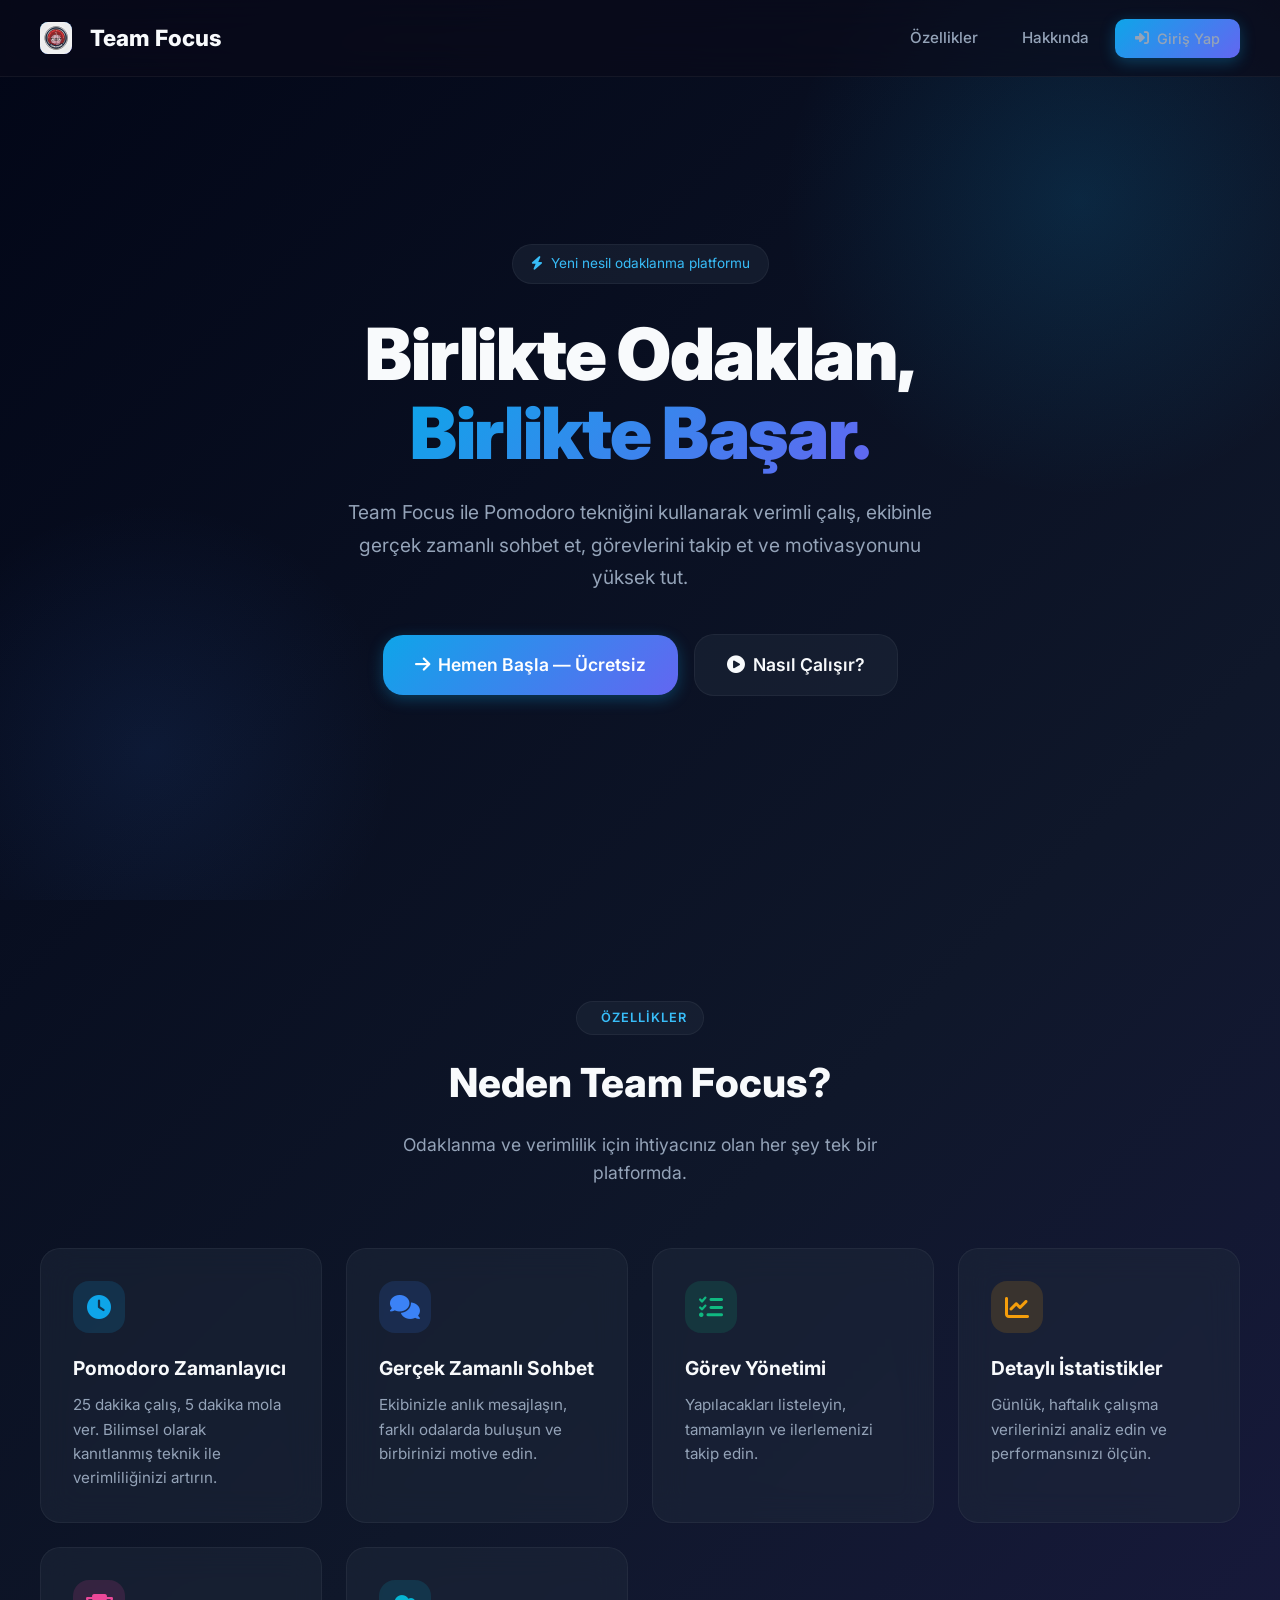
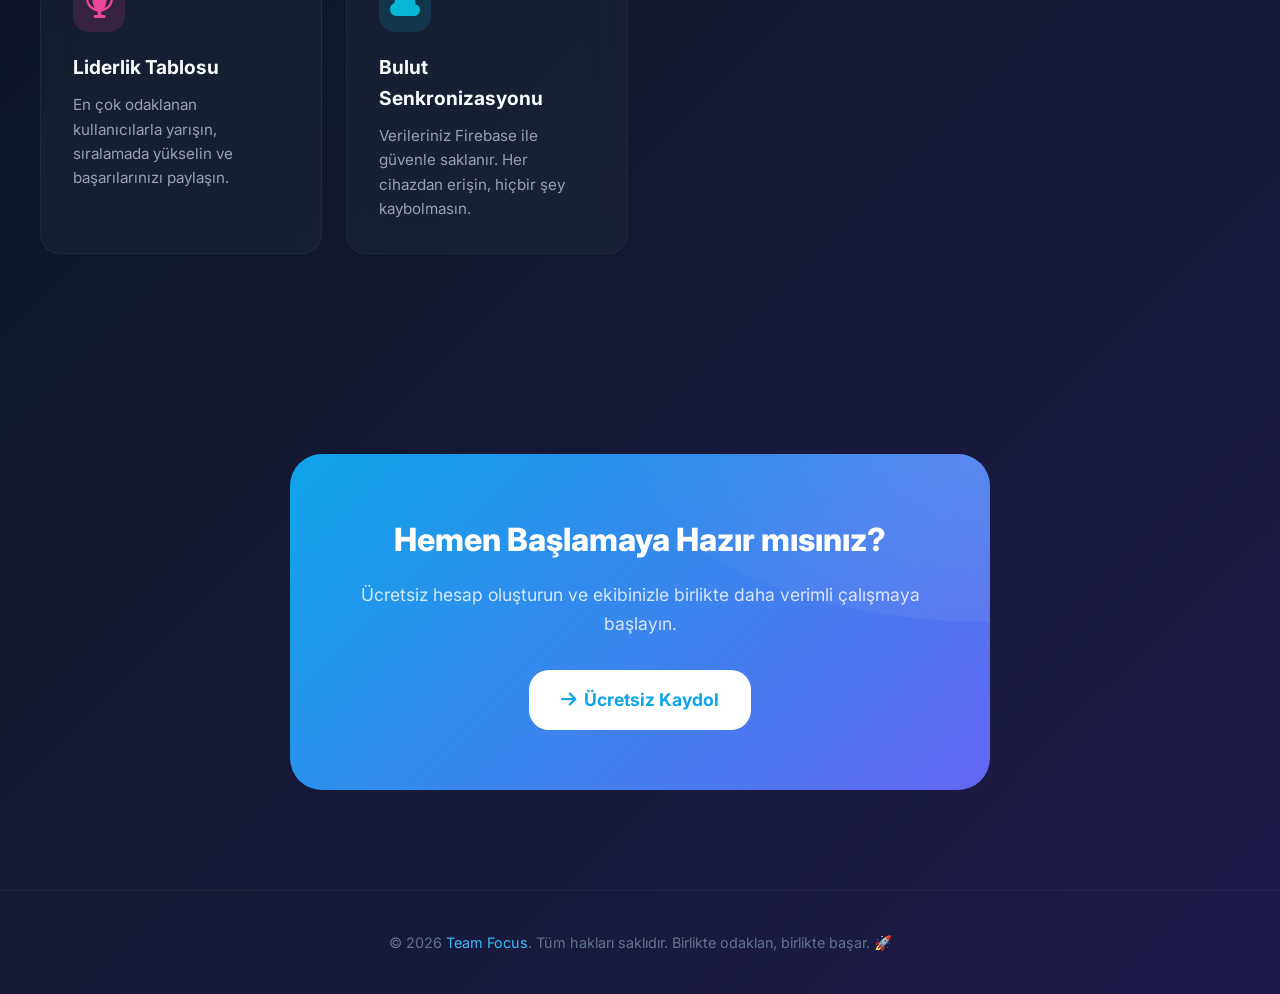
<file: index.html>
<!DOCTYPE html>
<html lang="tr" data-theme="dark">
<head>
    <meta charset="UTF-8">
    <meta name="viewport" content="width=device-width, initial-scale=1.0">
    <title>Team Focus — Birlikte Odaklan, Birlikte Başar</title>
    <meta name="description" content="Team Focus ile ekibinle birlikte Pomodoro tekniğiyle çalış, gerçek zamanlı sohbet et ve hedeflerine ulaş.">
    <link rel="stylesheet" href="css/style.css">
    <link rel="stylesheet" href="https://cdnjs.cloudflare.com/ajax/libs/font-awesome/6.5.0/css/all.min.css">
</head>
<body>
    <div class="landing-page">
        <!-- Navbar -->
        <nav class="navbar" id="navbar">
            <a href="index.html" class="nav-logo">
                <img src="TF1.jpeg" alt="Team Focus" class="logo-icon" style="width: 32px; height: 32px; border-radius: 8px; object-fit: contain; margin-right: 8px;">
                <span>Team Focus</span>
            </a>
            <div class="nav-links">
                <a href="#features">Özellikler</a>
                <a href="#about">Hakkında</a>
                <a href="giris.html" class="btn btn-primary" style="padding: 8px 20px; font-size: 0.9rem;">
                    <i class="fas fa-sign-in-alt"></i> Giriş Yap
                </a>
            </div>
        </nav>

        <!-- Hero Section -->
        <section class="hero">
            <div class="hero-content">
                <div class="hero-badge">
                    <i class="fas fa-bolt"></i> Yeni nesil odaklanma platformu
                </div>
                <h1>
                    Birlikte Odaklan,<br>
                    <span class="gradient-text">Birlikte Başar.</span>
                </h1>
                <p class="hero-description">
                    Team Focus ile Pomodoro tekniğini kullanarak verimli çalış, ekibinle 
                    gerçek zamanlı sohbet et, görevlerini takip et ve motivasyonunu yüksek tut.
                </p>
                <div class="hero-buttons">
                    <a href="giris.html" class="btn btn-primary btn-large">
                        <i class="fas fa-arrow-right"></i> Hemen Başla — Ücretsiz
                    </a>
                    <a href="#features" class="btn btn-secondary btn-large">
                        <i class="fas fa-play-circle"></i> Nasıl Çalışır?
                    </a>
                </div>
            </div>
        </section>

        <!-- Features Section -->
        <section class="features" id="features">
            <div class="section-header">
                <div class="section-badge">
                    <i class="fas fa-sparkles"></i> ÖZELLİKLER
                </div>
                <h2>Neden Team Focus?</h2>
                <p>Odaklanma ve verimlilik için ihtiyacınız olan her şey tek bir platformda.</p>
            </div>

            <div class="features-grid">
                <div class="feature-card">
                    <div class="feature-icon purple">
                        <i class="fas fa-clock"></i>
                    </div>
                    <h3>Pomodoro Zamanlayıcı</h3>
                    <p>25 dakika çalış, 5 dakika mola ver. Bilimsel olarak kanıtlanmış teknik ile verimliliğinizi artırın.</p>
                </div>

                <div class="feature-card">
                    <div class="feature-icon blue">
                        <i class="fas fa-comments"></i>
                    </div>
                    <h3>Gerçek Zamanlı Sohbet</h3>
                    <p>Ekibinizle anlık mesajlaşın, farklı odalarda buluşun ve birbirinizi motive edin.</p>
                </div>

                <div class="feature-card">
                    <div class="feature-icon green">
                        <i class="fas fa-tasks"></i>
                    </div>
                    <h3>Görev Yönetimi</h3>
                    <p>Yapılacakları listeleyin, tamamlayın ve ilerlemenizi takip edin.</p>
                </div>

                <div class="feature-card">
                    <div class="feature-icon orange">
                        <i class="fas fa-chart-line"></i>
                    </div>
                    <h3>Detaylı İstatistikler</h3>
                    <p>Günlük, haftalık çalışma verilerinizi analiz edin ve performansınızı ölçün.</p>
                </div>

                <div class="feature-card">
                    <div class="feature-icon pink">
                        <i class="fas fa-trophy"></i>
                    </div>
                    <h3>Liderlik Tablosu</h3>
                    <p>En çok odaklanan kullanıcılarla yarışın, sıralamada yükselin ve başarılarınızı paylaşın.</p>
                </div>

                <div class="feature-card">
                    <div class="feature-icon cyan">
                        <i class="fas fa-cloud"></i>
                    </div>
                    <h3>Bulut Senkronizasyonu</h3>
                    <p>Verileriniz Firebase ile güvenle saklanır. Her cihazdan erişin, hiçbir şey kaybolmasın.</p>
                </div>
            </div>
        </section>

        <!-- CTA Section -->
        <section class="cta-section" id="about">
            <div class="cta-card">
                <h2>Hemen Başlamaya Hazır mısınız?</h2>
                <p>Ücretsiz hesap oluşturun ve ekibinizle birlikte daha verimli çalışmaya başlayın.</p>
                <a href="giris.html" class="btn btn-large">
                    <i class="fas fa-arrow-right"></i> Ücretsiz Kaydol
                </a>
            </div>
        </section>

        <!-- Footer -->
        <footer class="footer">
            <p>&copy; 2026 <a href="index.html">Team Focus</a>. Tüm hakları saklıdır. 
                Birlikte odaklan, birlikte başar. 🚀</p>
        </footer>
    </div>

    <script>
        // Navbar scroll efekti
        window.addEventListener('scroll', () => {
            const navbar = document.getElementById('navbar');
            if (window.scrollY > 50) {
                navbar.classList.add('scrolled');
            } else {
                navbar.classList.remove('scrolled');
            }
        });

        // Smooth scroll
        document.querySelectorAll('a[href^="#"]').forEach(anchor => {
            anchor.addEventListener('click', function(e) {
                e.preventDefault();
                const target = document.querySelector(this.getAttribute('href'));
                if (target) {
                    target.scrollIntoView({ behavior: 'smooth', block: 'start' });
                }
            });
        });

        // Feature cards giriş animasyonu
        const observerOptions = {
            threshold: 0.1,
            rootMargin: '0px 0px -50px 0px'
        };

        const observer = new IntersectionObserver((entries) => {
            entries.forEach(entry => {
                if (entry.isIntersecting) {
                    entry.target.style.opacity = '1';
                    entry.target.style.transform = 'translateY(0)';
                }
            });
        }, observerOptions);

        document.querySelectorAll('.feature-card').forEach((card, i) => {
            card.style.opacity = '0';
            card.style.transform = 'translateY(30px)';
            card.style.transition = `all 0.6s ease ${i * 0.1}s`;
            observer.observe(card);
        });
    </script>
</body>
</html>
</file>
<file: css/style.css>
/* =============================================
   TEAM FOCUS — Profesyonel Tasarım Sistemi
   ============================================= */

@import url('https://fonts.googleapis.com/css2?family=Inter:wght@300;400;500;600;700;800;900&family=JetBrains+Mono:wght@400;600;700&display=swap');

/* ============ CSS DEĞİŞKENLERİ ============ */
:root {
    /* Renkler - Koyu Tema (Okyanus Siber Mavisi) */
    --bg-primary: #0b1120;
    --bg-secondary: #0f172a;
    --bg-card: rgba(30, 41, 59, 0.5);
    --bg-card-hover: rgba(30, 41, 59, 0.8);
    --bg-glass: rgba(15, 23, 42, 0.6);
    --border-color: rgba(255, 255, 255, 0.05);
    --border-glow: rgba(56, 189, 248, 0.3);

    --text-primary: #f8fafc;
    --text-secondary: #94a3b8;
    --text-muted: #64748b;

    --accent-purple: #0ea5e9; /* Sky Blue */
    --accent-purple-light: #38bdf8;
    --accent-blue: #3b82f6;
    --accent-cyan: #06b6d4;
    --accent-green: #10b981;
    --accent-red: #ef4444;
    --accent-orange: #f59e0b;
    --accent-pink: #ec4899;

    --gradient-primary: linear-gradient(135deg, #0ea5e9, #6366f1);
    --gradient-secondary: linear-gradient(135deg, #06b6d4, #10b981);
    --gradient-warm: linear-gradient(135deg, #10b981, #0ea5e9);
    --gradient-cool: linear-gradient(135deg, #6366f1, #0ea5e9);
    --gradient-bg: linear-gradient(135deg, #020617 0%, #0f172a 50%, #1e1b4b 100%);

    --shadow-sm: 0 4px 12px rgba(0, 0, 0, 0.2);
    --shadow-md: 0 8px 24px rgba(0, 0, 0, 0.3);
    --shadow-lg: 0 16px 48px rgba(0, 0, 0, 0.4);
    --shadow-glow: 0 0 30px rgba(14, 165, 233, 0.15);

    --radius-sm: 10px;
    --radius-md: 16px;
    --radius-lg: 20px;
    --radius-xl: 32px;
    --radius-full: 50%;

    --transition: all 0.3s cubic-bezier(0.4, 0, 0.2, 1);
    --transition-fast: all 0.15s ease;

    --font-main: 'Inter', -apple-system, BlinkMacSystemFont, sans-serif;
    --font-mono: 'JetBrains Mono', 'Courier New', monospace;
}

/* Açık Tema */
[data-theme="light"] {
    --bg-primary: #f8fafc;
    --bg-secondary: #ffffff;
    --bg-card: rgba(0, 0, 0, 0.02);
    --bg-card-hover: rgba(0, 0, 0, 0.04);
    --bg-glass: rgba(255, 255, 255, 0.7);
    --border-color: rgba(0, 0, 0, 0.08);
    --border-glow: rgba(124, 58, 237, 0.2);

    --text-primary: #1e293b;
    --text-secondary: #64748b;
    --text-muted: #94a3b8;

    --gradient-bg: linear-gradient(135deg, #f8fafc 0%, #eef2ff 50%, #f0fdf4 100%);

    --shadow-sm: 0 2px 8px rgba(0, 0, 0, 0.06);
    --shadow-md: 0 4px 20px rgba(0, 0, 0, 0.08);
    --shadow-lg: 0 8px 40px rgba(0, 0, 0, 0.12);
    --shadow-glow: 0 0 30px rgba(124, 58, 237, 0.08);
}

/* ============ RESET & BASE ============ */
*,
*::before,
*::after {
    margin: 0;
    padding: 0;
    box-sizing: border-box;
}

html {
    scroll-behavior: smooth;
    -webkit-font-smoothing: antialiased;
    -moz-osx-font-smoothing: grayscale;
}

body {
    font-family: var(--font-main);
    background: var(--gradient-bg);
    color: var(--text-primary);
    min-height: 100vh;
    line-height: 1.6;
    overflow-x: hidden;
}

a {
    text-decoration: none;
    color: inherit;
}

img {
    max-width: 100%;
    height: auto;
}

/* ============ SCROLLBAR ============ */
::-webkit-scrollbar {
    width: 6px;
}

::-webkit-scrollbar-track {
    background: transparent;
}

::-webkit-scrollbar-thumb {
    background: var(--accent-purple);
    border-radius: 3px;
}

/* ============ LOADING OVERLAY ============ */
.loading-overlay {
    position: fixed;
    top: 0;
    left: 0;
    width: 100%;
    height: 100%;
    background: rgba(10, 10, 26, 0.9);
    display: none;
    align-items: center;
    justify-content: center;
    z-index: 10000;
    backdrop-filter: blur(10px);
}

.spinner {
    width: 50px;
    height: 50px;
    border: 3px solid rgba(14, 165, 233, 0.2);
    border-top-color: var(--accent-purple);
    border-radius: 50%;
    animation: spin 0.8s linear infinite;
}

.spinner-small {
    width: 20px;
    height: 20px;
    border: 2px solid rgba(14, 165, 233, 0.2);
    border-top-color: var(--accent-purple);
    border-radius: 50%;
    animation: spin 0.8s linear infinite;
    display: inline-block;
}

@keyframes spin {
    to { transform: rotate(360deg); }
}

/* ============ TOAST BİLDİRİMLER ============ */
.toast-container {
    position: fixed;
    top: 20px;
    right: 20px;
    z-index: 9999;
    display: flex;
    flex-direction: column;
    gap: 10px;
    pointer-events: none;
}

.toast {
    display: flex;
    align-items: center;
    gap: 12px;
    padding: 14px 20px;
    background: var(--bg-secondary);
    border: 1px solid var(--border-color);
    border-radius: var(--radius-md);
    box-shadow: var(--shadow-lg);
    pointer-events: all;
    transform: translateX(120%);
    opacity: 0;
    transition: var(--transition);
    max-width: 400px;
    backdrop-filter: blur(20px);
    font-size: 0.9rem;
}

.toast.show {
    transform: translateX(0);
    opacity: 1;
}

.toast-success { border-left: 4px solid var(--accent-green); }
.toast-error { border-left: 4px solid var(--accent-red); }
.toast-info { border-left: 4px solid var(--accent-blue); }
.toast-warning { border-left: 4px solid var(--accent-orange); }

.toast-close {
    background: none;
    border: none;
    color: var(--text-muted);
    cursor: pointer;
    font-size: 1rem;
    padding: 2px 6px;
    border-radius: 4px;
    transition: var(--transition-fast);
}

.toast-close:hover {
    color: var(--text-primary);
    background: var(--bg-card-hover);
}

/* ============ BUTONLAR ============ */
.btn {
    display: inline-flex;
    align-items: center;
    justify-content: center;
    gap: 8px;
    padding: 12px 24px;
    border: none;
    border-radius: var(--radius-md);
    font-family: var(--font-main);
    font-weight: 600;
    font-size: 0.95rem;
    cursor: pointer;
    transition: var(--transition);
    position: relative;
    overflow: hidden;
    backdrop-filter: blur(16px);
    -webkit-backdrop-filter: blur(16px);
}

.btn::after {
    content: '';
    position: absolute;
    inset: 0;
    background: linear-gradient(rgba(255,255,255,0.1), transparent);
    opacity: 0;
    transition: opacity 0.3s;
}

.btn:hover::after {
    opacity: 1;
}

.btn-primary {
    background: var(--gradient-primary);
    color: white;
    box-shadow: 0 4px 15px rgba(14, 165, 233, 0.3);
}

.btn-primary:hover {
    transform: translateY(-2px);
    box-shadow: 0 6px 25px rgba(14, 165, 233, 0.5);
}

.btn-secondary {
    background: var(--bg-card);
    color: var(--text-primary);
    border: 1px solid var(--border-color);
}

.btn-secondary:hover {
    background: var(--bg-card-hover);
    border-color: var(--accent-purple);
}

.btn-ghost {
    background: transparent;
    color: var(--text-secondary);
    padding: 8px 16px;
}

.btn-ghost:hover {
    color: var(--accent-purple);
    background: var(--bg-card);
}

.btn-google {
    background: white;
    color: #333;
    border: 1px solid #ddd;
    font-weight: 500;
}

.btn-google:hover {
    background: #f8f8f8;
    box-shadow: var(--shadow-md);
}

.btn-large {
    padding: 16px 32px;
    font-size: 1.1rem;
    border-radius: var(--radius-lg);
}

.btn-icon {
    width: 40px;
    height: 40px;
    padding: 0;
    border-radius: var(--radius-sm);
    font-size: 1.1rem;
}

.btn-play {
    background: var(--gradient-primary);
    color: white;
    padding: 16px;
    font-size: 1.1rem;
    box-shadow: 0 4px 20px rgba(14, 165, 233, 0.3);
}

.btn-play:hover {
    transform: translateY(-2px);
    box-shadow: 0 8px 30px rgba(14, 165, 233, 0.5);
}

.btn-pause {
    background: var(--gradient-warm);
    color: white;
    padding: 16px;
    font-size: 1.1rem;
}

/* ============ LANDING PAGE ============ */
.landing-page {
    min-height: 100vh;
}

/* Navbar */
.navbar {
    display: flex;
    align-items: center;
    justify-content: space-between;
    padding: 18px 40px;
    position: fixed;
    top: 0;
    left: 0;
    right: 0;
    z-index: 1000;
    background: rgba(10, 10, 26, 0.6);
    backdrop-filter: blur(20px);
    border-bottom: 1px solid var(--border-color);
    transition: var(--transition);
}

[data-theme="light"] .navbar {
    background: rgba(255, 255, 255, 0.8);
}

.navbar.scrolled {
    padding: 12px 40px;
    box-shadow: var(--shadow-md);
}

.nav-logo {
    display: flex;
    align-items: center;
    gap: 10px;
    font-size: 1.4rem;
    font-weight: 800;
}

.nav-logo .logo-icon {
    width: 36px;
    height: 36px;
    background: var(--gradient-primary);
    border-radius: var(--radius-sm);
    display: flex;
    align-items: center;
    justify-content: center;
    font-size: 1.2rem;
}

.nav-links {
    display: flex;
    align-items: center;
    gap: 8px;
}

.nav-links a {
    padding: 8px 18px;
    border-radius: var(--radius-sm);
    color: var(--text-secondary);
    font-weight: 500;
    font-size: 0.95rem;
    transition: var(--transition);
}

.nav-links a:hover {
    color: var(--text-primary);
    background: var(--bg-card);
}

/* Hero Section */
.hero {
    min-height: 100vh;
    display: flex;
    align-items: center;
    justify-content: center;
    padding: 120px 40px 80px;
    position: relative;
    overflow: hidden;
}

.hero::before {
    content: '';
    position: absolute;
    width: 600px;
    height: 600px;
    background: radial-gradient(circle, rgba(14, 165, 233, 0.15), transparent 70%);
    top: -100px;
    right: -100px;
    border-radius: 50%;
    animation: float 8s ease-in-out infinite;
}

.hero::after {
    content: '';
    position: absolute;
    width: 500px;
    height: 500px;
    background: radial-gradient(circle, rgba(59, 130, 246, 0.1), transparent 70%);
    bottom: -100px;
    left: -100px;
    border-radius: 50%;
    animation: float 10s ease-in-out infinite reverse;
}

@keyframes float {
    0%, 100% { transform: translate(0, 0); }
    50% { transform: translate(30px, -30px); }
}

.hero-content {
    text-align: center;
    position: relative;
    z-index: 2;
    max-width: 800px;
}

.hero-badge {
    display: inline-flex;
    align-items: center;
    gap: 8px;
    padding: 8px 18px;
    background: var(--bg-card);
    border: 1px solid var(--border-color);
    border-radius: 50px;
    font-size: 0.85rem;
    color: var(--accent-purple-light);
    margin-bottom: 30px;
    animation: fadeInUp 0.8s ease;
}

.hero h1 {
    font-size: clamp(2.5rem, 6vw, 4.5rem);
    font-weight: 900;
    line-height: 1.1;
    margin-bottom: 24px;
    letter-spacing: -0.02em;
    animation: fadeInUp 0.8s ease 0.1s both;
}

.hero h1 .gradient-text {
    background: var(--gradient-primary);
    -webkit-background-clip: text;
    -webkit-text-fill-color: transparent;
    background-clip: text;
}

.hero-description {
    font-size: 1.2rem;
    color: var(--text-secondary);
    max-width: 600px;
    margin: 0 auto 40px;
    line-height: 1.7;
    animation: fadeInUp 0.8s ease 0.2s both;
}

.hero-buttons {
    display: flex;
    align-items: center;
    justify-content: center;
    gap: 16px;
    animation: fadeInUp 0.8s ease 0.3s both;
}

.hero-stats {
    display: flex;
    justify-content: center;
    gap: 60px;
    margin-top: 80px;
    animation: fadeInUp 0.8s ease 0.4s both;
}

.hero-stat {
    text-align: center;
}

.hero-stat .stat-number {
    font-size: 2.5rem;
    font-weight: 800;
    background: var(--gradient-primary);
    -webkit-background-clip: text;
    -webkit-text-fill-color: transparent;
    background-clip: text;
}

.hero-stat .stat-text {
    font-size: 0.9rem;
    color: var(--text-muted);
    margin-top: 4px;
}

@keyframes fadeInUp {
    from {
        opacity: 0;
        transform: translateY(30px);
    }
    to {
        opacity: 1;
        transform: translateY(0);
    }
}

/* Features Section */
.features {
    padding: 100px 40px;
    position: relative;
}

.section-header {
    text-align: center;
    margin-bottom: 60px;
}

.section-header .section-badge {
    display: inline-flex;
    align-items: center;
    gap: 8px;
    padding: 6px 16px;
    background: var(--bg-card);
    border: 1px solid var(--border-color);
    border-radius: 50px;
    font-size: 0.8rem;
    color: var(--accent-purple-light);
    margin-bottom: 16px;
    text-transform: uppercase;
    letter-spacing: 1px;
    font-weight: 600;
}

.section-header h2 {
    font-size: 2.5rem;
    font-weight: 800;
    margin-bottom: 16px;
}

.section-header p {
    font-size: 1.1rem;
    color: var(--text-secondary);
    max-width: 500px;
    margin: 0 auto;
}

.features-grid {
    display: grid;
    grid-template-columns: repeat(auto-fit, minmax(280px, 1fr));
    gap: 24px;
    max-width: 1200px;
    margin: 0 auto;
}

.feature-card {
    padding: 32px;
    background: var(--bg-card);
    border: 1px solid var(--border-color);
    border-radius: var(--radius-lg);
    transition: var(--transition);
    position: relative;
    overflow: hidden;
    backdrop-filter: blur(16px);
    -webkit-backdrop-filter: blur(16px);
}

.feature-card::before {
    content: '';
    position: absolute;
    top: 0;
    left: 0;
    right: 0;
    height: 3px;
    background: var(--gradient-primary);
    opacity: 0;
    transition: opacity 0.3s;
}

.feature-card:hover {
    transform: translateY(-4px);
    border-color: var(--border-glow);
    box-shadow: var(--shadow-glow);
}

.feature-card:hover::before {
    opacity: 1;
}

.feature-icon {
    width: 52px;
    height: 52px;
    border-radius: var(--radius-md);
    display: flex;
    align-items: center;
    justify-content: center;
    font-size: 1.5rem;
    margin-bottom: 20px;
}

.feature-icon.purple { background: rgba(14, 165, 233, 0.15); color: var(--accent-purple); }
.feature-icon.blue { background: rgba(59, 130, 246, 0.15); color: var(--accent-blue); }
.feature-icon.green { background: rgba(16, 185, 129, 0.15); color: var(--accent-green); }
.feature-icon.orange { background: rgba(245, 158, 11, 0.15); color: var(--accent-orange); }
.feature-icon.pink { background: rgba(236, 72, 153, 0.15); color: var(--accent-pink); }
.feature-icon.cyan { background: rgba(6, 182, 212, 0.15); color: var(--accent-cyan); }

.feature-card h3 {
    font-size: 1.2rem;
    font-weight: 700;
    margin-bottom: 10px;
}

.feature-card p {
    color: var(--text-secondary);
    font-size: 0.95rem;
    line-height: 1.6;
}

/* CTA Section */
.cta-section {
    padding: 100px 40px;
    text-align: center;
}

.cta-card {
    max-width: 700px;
    margin: 0 auto;
    padding: 60px 40px;
    background: var(--gradient-primary);
    border-radius: var(--radius-xl);
    position: relative;
    overflow: hidden;
}

.cta-card::before {
    content: '';
    position: absolute;
    top: -50%;
    right: -50%;
    width: 100%;
    height: 100%;
    background: radial-gradient(circle, rgba(255,255,255,0.1), transparent);
    border-radius: 50%;
}

.cta-card h2 {
    font-size: 2rem;
    font-weight: 800;
    color: white;
    margin-bottom: 16px;
    position: relative;
}

.cta-card p {
    color: rgba(255, 255, 255, 0.8);
    font-size: 1.1rem;
    margin-bottom: 32px;
    position: relative;
}

.cta-card .btn {
    background: white;
    color: var(--accent-purple);
    font-weight: 700;
    position: relative;
}

.cta-card .btn:hover {
    transform: translateY(-2px);
    box-shadow: 0 8px 30px rgba(0, 0, 0, 0.3);
}

/* Footer */
.footer {
    padding: 40px;
    text-align: center;
    border-top: 1px solid var(--border-color);
    color: var(--text-muted);
    font-size: 0.9rem;
}

.footer a {
    color: var(--accent-purple-light);
}

/* ============ GİRİŞ SAYFASI ============ */
.auth-page {
    min-height: 100vh;
    display: flex;
    align-items: center;
    justify-content: center;
    padding: 40px;
    position: relative;
}

.auth-page::before {
    content: '';
    position: absolute;
    width: 500px;
    height: 500px;
    background: radial-gradient(circle, rgba(14, 165, 233, 0.12), transparent 70%);
    top: -100px;
    right: -50px;
    border-radius: 50%;
}

.auth-container {
    width: 100%;
    max-width: 440px;
    position: relative;
    z-index: 2;
}

.auth-card {
    background: var(--bg-card);
    border: 1px solid var(--border-color);
    border-radius: var(--radius-xl);
    padding: 40px;
    backdrop-filter: blur(20px);
    box-shadow: var(--shadow-lg);
}

.auth-header {
    text-align: center;
    margin-bottom: 32px;
}

.auth-header .logo {
    display: inline-flex;
    align-items: center;
    gap: 10px;
    font-size: 1.5rem;
    font-weight: 800;
    margin-bottom: 20px;
}

.auth-header .logo .logo-icon {
    width: 42px;
    height: 42px;
    background: var(--gradient-primary);
    border-radius: var(--radius-md);
    display: flex;
    align-items: center;
    justify-content: center;
    font-size: 1.3rem;
}

.auth-header h2 {
    font-size: 1.6rem;
    font-weight: 700;
    margin-bottom: 8px;
}

.auth-header p {
    color: var(--text-secondary);
    font-size: 0.95rem;
}

.auth-tabs {
    display: flex;
    background: var(--bg-card);
    border: 1px solid var(--border-color);
    border-radius: var(--radius-md);
    padding: 4px;
    margin-bottom: 28px;
}

.auth-tab {
    flex: 1;
    padding: 10px;
    text-align: center;
    border: none;
    background: transparent;
    color: var(--text-secondary);
    font-weight: 600;
    font-size: 0.95rem;
    cursor: pointer;
    border-radius: var(--radius-sm);
    transition: var(--transition);
    font-family: var(--font-main);
}

.auth-tab.active {
    background: var(--gradient-primary);
    color: white;
}

.auth-form {
    display: flex;
    flex-direction: column;
    gap: 18px;
}

.form-group {
    display: flex;
    flex-direction: column;
    gap: 6px;
}

.form-group label {
    font-size: 0.9rem;
    font-weight: 600;
    color: var(--text-secondary);
}

.form-input {
    width: 100%;
    padding: 12px 16px;
    background: var(--bg-card);
    border: 1px solid var(--border-color);
    border-radius: var(--radius-md);
    color: var(--text-primary);
    font-family: var(--font-main);
    font-size: 0.95rem;
    transition: var(--transition);
    outline: none;
}

.form-input:focus {
    border-color: var(--accent-purple);
    box-shadow: 0 0 0 3px rgba(124, 58, 237, 0.15);
}

.form-input::placeholder {
    color: var(--text-muted);
}

.form-link {
    font-size: 0.85rem;
    color: var(--accent-purple-light);
    cursor: pointer;
    text-align: right;
    background: none;
    border: none;
    font-family: var(--font-main);
}

.form-link:hover {
    text-decoration: underline;
}

.auth-divider {
    display: flex;
    align-items: center;
    gap: 16px;
    margin: 20px 0;
    color: var(--text-muted);
    font-size: 0.85rem;
}

.auth-divider::before,
.auth-divider::after {
    content: '';
    flex: 1;
    height: 1px;
    background: var(--border-color);
}

.btn-google img {
    width: 20px;
    height: 20px;
}

/* ============ PANEL/DASHBOARD ============ */
.dashboard {
    display: flex;
    min-height: 100vh;
}

/* Sidebar */
.sidebar {
    width: 260px;
    background: var(--bg-secondary);
    border-right: 1px solid var(--border-color);
    display: flex;
    flex-direction: column;
    padding: 20px 0;
    position: fixed;
    height: 100vh;
    z-index: 100;
    transition: var(--transition);
}

[data-theme="light"] .sidebar {
    background: #ffffff;
}

.sidebar-logo {
    display: flex;
    align-items: center;
    gap: 10px;
    padding: 0 20px 20px;
    font-size: 1.2rem;
    font-weight: 800;
    border-bottom: 1px solid var(--border-color);
    margin-bottom: 20px;
}

.sidebar-logo .logo-icon {
    width: 36px;
    height: 36px;
    background: var(--gradient-primary);
    border-radius: var(--radius-sm);
    display: flex;
    align-items: center;
    justify-content: center;
    font-size: 1.1rem;
}

.sidebar-nav {
    flex: 1;
    padding: 0 12px;
}

.sidebar-nav a {
    display: flex;
    align-items: center;
    gap: 12px;
    padding: 10px 14px;
    border-radius: var(--radius-sm);
    color: var(--text-secondary);
    font-weight: 500;
    font-size: 0.95rem;
    transition: var(--transition);
    margin-bottom: 4px;
}

.sidebar-nav a:hover {
    color: var(--text-primary);
    background: var(--bg-card);
}

.sidebar-nav a.active {
    color: var(--accent-purple);
    background: rgba(124, 58, 237, 0.1);
}

.sidebar-nav a i {
    width: 20px;
    text-align: center;
    font-size: 1rem;
}

.sidebar-footer {
    padding: 16px 20px;
    border-top: 1px solid var(--border-color);
}

.sidebar-user {
    display: flex;
    align-items: center;
    gap: 12px;
}

.sidebar-user .user-avatar {
    width: 36px;
    height: 36px;
    border-radius: var(--radius-full);
    background: var(--gradient-primary);
    display: flex;
    align-items: center;
    justify-content: center;
    font-weight: 700;
    font-size: 0.9rem;
    color: white;
    overflow: hidden;
}

.sidebar-user .user-avatar img {
    width: 100%;
    height: 100%;
    object-fit: cover;
}

.sidebar-user .user-info {
    flex: 1;
    min-width: 0;
}

.sidebar-user .user-name {
    font-weight: 600;
    font-size: 0.9rem;
    white-space: nowrap;
    overflow: hidden;
    text-overflow: ellipsis;
}

.sidebar-user .user-email {
    font-size: 0.75rem;
    color: var(--text-muted);
    white-space: nowrap;
    overflow: hidden;
    text-overflow: ellipsis;
}

/* Main Panel Content */
.panel-main {
    margin-left: 260px;
    flex: 1;
    padding: 24px;
    min-height: 100vh;
}

/* Top Bar */
.top-bar {
    display: flex;
    align-items: center;
    justify-content: space-between;
    margin-bottom: 24px;
}

.top-bar h1 {
    font-size: 1.6rem;
    font-weight: 800;
}

.top-bar-actions {
    display: flex;
    align-items: center;
    gap: 10px;
}

.profile-btn {
    display: flex;
    align-items: center;
    gap: 10px;
    padding: 6px 12px 6px 6px;
    background: var(--bg-card);
    border: 1px solid var(--border-color);
    border-radius: 50px;
    cursor: pointer;
    transition: var(--transition);
    position: relative;
}

.profile-btn:hover {
    border-color: var(--accent-purple);
}

.profile-btn .avatar {
    width: 32px;
    height: 32px;
    border-radius: var(--radius-full);
    background: var(--gradient-primary);
    display: flex;
    align-items: center;
    justify-content: center;
    font-weight: 700;
    font-size: 0.8rem;
    color: white;
    overflow: hidden;
}

.profile-btn .avatar img {
    width: 100%;
    height: 100%;
    object-fit: cover;
}

.profile-dropdown {
    position: absolute;
    top: calc(100% + 8px);
    right: 0;
    width: 220px;
    background: var(--bg-secondary);
    border: 1px solid var(--border-color);
    border-radius: var(--radius-md);
    box-shadow: var(--shadow-lg);
    padding: 8px;
    opacity: 0;
    visibility: hidden;
    transform: translateY(-8px);
    transition: var(--transition);
    z-index: 100;
}

.profile-dropdown.show {
    opacity: 1;
    visibility: visible;
    transform: translateY(0);
}

.profile-dropdown a,
.profile-dropdown button {
    display: flex;
    align-items: center;
    gap: 10px;
    width: 100%;
    padding: 10px 14px;
    border-radius: var(--radius-sm);
    font-size: 0.9rem;
    color: var(--text-secondary);
    background: none;
    border: none;
    cursor: pointer;
    font-family: var(--font-main);
    text-align: left;
    transition: var(--transition);
}

.profile-dropdown a:hover,
.profile-dropdown button:hover {
    background: var(--bg-card);
    color: var(--text-primary);
}

.profile-dropdown .danger:hover {
    color: var(--accent-red);
}

/* Dashboard Grid */
.dashboard-grid {
    display: grid;
    grid-template-columns: 1fr 380px;
    gap: 24px;
}

/* Kartlar */
.card {
    background: var(--bg-card);
    border: 1px solid var(--border-color);
    border-radius: var(--radius-lg);
    padding: 24px;
    transition: var(--transition);
    backdrop-filter: blur(16px);
    -webkit-backdrop-filter: blur(16px);
}

.card:hover {
    border-color: rgba(124, 58, 237, 0.15);
}

.card-header {
    display: flex;
    align-items: center;
    justify-content: space-between;
    margin-bottom: 20px;
}

.card-header h3 {
    display: flex;
    align-items: center;
    gap: 10px;
    font-size: 1.1rem;
    font-weight: 700;
}

.card-header h3 i {
    color: var(--accent-purple);
}

/* Timer Kartı */
.timer-card {
    text-align: center;
}

.session-label {
    font-size: 1rem;
    font-weight: 600;
    color: var(--text-secondary);
    margin-bottom: 16px;
    padding: 6px 18px;
    border-radius: 50px;
    display: inline-block;
}

.session-work { background: rgba(124, 58, 237, 0.1); color: var(--accent-purple-light); }
.session-break { background: rgba(16, 185, 129, 0.1); color: var(--accent-green); }
.session-long-break { background: rgba(59, 130, 246, 0.1); color: var(--accent-blue); }

.timer-circle {
    position: relative;
    width: 220px;
    height: 220px;
    margin: 24px auto;
}

.timer-circle svg {
    width: 100%;
    height: 100%;
    transform: rotate(-90deg);
}

.circle-background {
    fill: none;
    stroke: var(--border-color);
    stroke-width: 6;
}

.circle-progress {
    fill: none;
    stroke: url(#timerGradient);
    stroke-width: 6;
    stroke-linecap: round;
    stroke-dasharray: 565.48;
    stroke-dashoffset: 565.48;
    transition: stroke-dashoffset 1s linear;
    filter: drop-shadow(0 0 8px rgba(124, 58, 237, 0.4));
}

.timer-display {
    position: absolute;
    top: 50%;
    left: 50%;
    transform: translate(-50%, -50%);
    text-align: center;
}

.time {
    font-size: 3.2rem;
    font-weight: 800;
    font-family: var(--font-mono);
    background: var(--gradient-primary);
    -webkit-background-clip: text;
    -webkit-text-fill-color: transparent;
    background-clip: text;
    letter-spacing: 3px;
}

.time-label {
    color: var(--text-muted);
    font-size: 0.85rem;
    margin-top: 4px;
    text-transform: uppercase;
    letter-spacing: 2px;
    font-weight: 600;
}

.timer-controls {
    display: flex;
    flex-direction: column;
    gap: 10px;
    margin: 24px 0;
}

.timer-secondary-btns {
    display: flex;
    gap: 10px;
}

.timer-secondary-btns .btn {
    flex: 1;
}

/* Ayarlar */
.settings-section {
    margin-top: 24px;
    padding-top: 24px;
    border-top: 1px solid var(--border-color);
}

.settings-grid {
    display: grid;
    grid-template-columns: repeat(3, 1fr);
    gap: 12px;
}

.setting-item {
    text-align: center;
}

.setting-item label {
    display: block;
    margin-bottom: 8px;
    font-weight: 600;
    color: var(--text-muted);
    font-size: 0.8rem;
    text-transform: uppercase;
    letter-spacing: 1px;
}

.input-group {
    display: flex;
    align-items: center;
    gap: 4px;
    justify-content: center;
}

.btn-adjust {
    width: 32px;
    height: 32px;
    border-radius: var(--radius-sm);
    border: 1px solid var(--border-color);
    background: var(--bg-card);
    color: var(--text-secondary);
    cursor: pointer;
    font-weight: 700;
    font-size: 1rem;
    transition: var(--transition);
    display: flex;
    align-items: center;
    justify-content: center;
}

.btn-adjust:hover {
    border-color: var(--accent-purple);
    color: var(--accent-purple);
}

.setting-item input[type="number"] {
    width: 50px;
    padding: 6px;
    text-align: center;
    background: var(--bg-card);
    border: 1px solid var(--border-color);
    border-radius: var(--radius-sm);
    color: var(--accent-purple-light);
    font-family: var(--font-mono);
    font-size: 1rem;
    font-weight: 700;
    outline: none;
}

.setting-item input[type="number"]:focus {
    border-color: var(--accent-purple);
}

/* Görevler */
.tasks-card .task-input-group {
    display: flex;
    gap: 8px;
    margin-bottom: 16px;
}

.task-input {
    flex: 1;
    padding: 10px 16px;
    background: var(--bg-card);
    border: 1px solid var(--border-color);
    border-radius: var(--radius-md);
    color: var(--text-primary);
    font-family: var(--font-main);
    font-size: 0.9rem;
    outline: none;
    transition: var(--transition);
}

.task-input:focus {
    border-color: var(--accent-purple);
    box-shadow: 0 0 0 3px rgba(124, 58, 237, 0.1);
}

.task-input::placeholder {
    color: var(--text-muted);
}

.btn-add {
    background: var(--accent-green);
    color: white;
    border: none;
    width: 40px;
    height: 40px;
    border-radius: var(--radius-md);
    cursor: pointer;
    font-size: 1rem;
    display: flex;
    align-items: center;
    justify-content: center;
    transition: var(--transition);
}

.btn-add:hover {
    background: #059669;
    transform: scale(1.05);
}

.tasks-list {
    list-style: none;
    max-height: 300px;
    overflow-y: auto;
}

.task-item {
    display: flex;
    align-items: center;
    gap: 12px;
    padding: 12px;
    background: var(--bg-card);
    border: 1px solid var(--border-color);
    border-radius: var(--radius-md);
    margin-bottom: 8px;
    transition: var(--transition);
    animation: slideIn 0.3s ease;
}

@keyframes slideIn {
    from { opacity: 0; transform: translateY(-8px); }
    to { opacity: 1; transform: translateY(0); }
}

.task-item:hover {
    border-color: rgba(124, 58, 237, 0.2);
}

.task-item.completed {
    opacity: 0.5;
}

.task-item.completed .task-text {
    text-decoration: line-through;
    color: var(--text-muted);
}

.task-checkbox-wrapper {
    position: relative;
    cursor: pointer;
}

.task-checkbox {
    width: 18px;
    height: 18px;
    cursor: pointer;
    accent-color: var(--accent-green);
}

.task-text {
    flex: 1;
    font-size: 0.9rem;
}

.task-pomodoros {
    font-size: 0.8rem;
    color: var(--text-muted);
    white-space: nowrap;
}

.task-delete {
    background: none;
    border: none;
    color: var(--text-muted);
    cursor: pointer;
    padding: 4px;
    border-radius: 4px;
    transition: var(--transition);
    font-size: 0.85rem;
}

.task-delete:hover {
    color: var(--accent-red);
    background: rgba(239, 68, 68, 0.1);
}

.empty-state {
    text-align: center;
    padding: 30px;
    color: var(--text-muted);
}

.empty-state i {
    font-size: 2rem;
    margin-bottom: 10px;
    display: block;
    opacity: 0.5;
}

.empty-state p {
    font-weight: 600;
    margin-bottom: 4px;
}

.empty-state span {
    font-size: 0.85rem;
}

/* İstatistikler */
.stats-grid {
    display: grid;
    grid-template-columns: repeat(2, 1fr);
    gap: 12px;
}

.stat-item {
    display: flex;
    align-items: center;
    gap: 12px;
    padding: 16px;
    background: var(--bg-card);
    border: 1px solid var(--border-color);
    border-radius: var(--radius-md);
    transition: var(--transition);
}

.stat-item:hover {
    border-color: rgba(124, 58, 237, 0.2);
}

.stat-icon {
    font-size: 1.8rem;
}

.stat-value {
    font-size: 1.5rem;
    font-weight: 800;
    font-family: var(--font-mono);
    background: var(--gradient-primary);
    -webkit-background-clip: text;
    -webkit-text-fill-color: transparent;
    background-clip: text;
}

.stat-label {
    color: var(--text-muted);
    font-size: 0.8rem;
    margin-top: 2px;
    text-transform: uppercase;
    letter-spacing: 0.5px;
    font-weight: 500;
}

/* Haftalık Grafik */
.weekly-bars {
    display: flex;
    align-items: flex-end;
    justify-content: space-around;
    height: 120px;
    gap: 8px;
    padding-top: 10px;
}

.day-bar {
    display: flex;
    flex-direction: column;
    align-items: center;
    flex: 1;
}

.bar-label {
    margin-top: 8px;
    font-weight: 600;
    color: var(--text-muted);
    font-size: 0.75rem;
    text-transform: uppercase;
}

.bar-container {
    width: 100%;
    height: 90px;
    background: var(--bg-card);
    border-radius: 6px;
    overflow: hidden;
    display: flex;
    align-items: flex-end;
}

.bar-fill {
    width: 100%;
    background: var(--gradient-primary);
    border-radius: 6px 6px 0 0;
    transition: height 0.5s ease;
    min-height: 4px;
}

.bar-container:hover .bar-fill {
    filter: brightness(1.2);
    box-shadow: 0 0 10px rgba(124, 58, 237, 0.3);
}

/* Sohbet */
.chat-card {
    display: flex;
    flex-direction: column;
    height: 100%;
    min-height: 400px;
}

.chat-room-selector {
    margin-bottom: 16px;
}

.chat-room-selector select {
    width: 100%;
    padding: 10px 14px;
    background: var(--bg-card);
    border: 1px solid var(--border-color);
    border-radius: var(--radius-md);
    color: var(--text-primary);
    font-family: var(--font-main);
    font-size: 0.9rem;
    outline: none;
    cursor: pointer;
}

.chat-room-selector select:focus {
    border-color: var(--accent-purple);
}

.chat-messages {
    flex: 1;
    overflow-y: auto;
    padding: 8px 0;
    display: flex;
    flex-direction: column;
    gap: 12px;
    min-height: 200px;
    max-height: 350px;
}

.chat-message {
    display: flex;
    gap: 10px;
    animation: slideIn 0.3s ease;
}

.chat-message.own {
    flex-direction: row-reverse;
}

.message-avatar {
    width: 32px;
    height: 32px;
    border-radius: var(--radius-full);
    background: var(--gradient-primary);
    display: flex;
    align-items: center;
    justify-content: center;
    font-weight: 700;
    font-size: 0.75rem;
    color: white;
    overflow: hidden;
    flex-shrink: 0;
}

.message-avatar img {
    width: 100%;
    height: 100%;
    object-fit: cover;
}

.message-content {
    max-width: 70%;
    background: var(--bg-card);
    border: 1px solid var(--border-color);
    border-radius: var(--radius-md);
    padding: 10px 14px;
}

.chat-message.own .message-content {
    background: rgba(124, 58, 237, 0.15);
    border-color: rgba(124, 58, 237, 0.2);
}

.message-header {
    display: flex;
    align-items: center;
    gap: 8px;
    margin-bottom: 4px;
}

.message-author {
    font-weight: 600;
    font-size: 0.8rem;
    color: var(--accent-purple-light);
}

.message-time {
    font-size: 0.7rem;
    color: var(--text-muted);
}

.message-text {
    font-size: 0.9rem;
    line-height: 1.5;
    word-break: break-word;
}

.chat-input-group {
    display: flex;
    gap: 8px;
    margin-top: 12px;
    padding-top: 12px;
    border-top: 1px solid var(--border-color);
}

.chat-input-group input {
    flex: 1;
    padding: 10px 16px;
    background: var(--bg-card);
    border: 1px solid var(--border-color);
    border-radius: var(--radius-md);
    color: var(--text-primary);
    font-family: var(--font-main);
    font-size: 0.9rem;
    outline: none;
    transition: var(--transition);
}

.chat-input-group input:focus {
    border-color: var(--accent-purple);
}

.chat-input-group input::placeholder {
    color: var(--text-muted);
}

.chat-input-group .btn-send {
    width: 40px;
    height: 40px;
    background: var(--gradient-primary);
    border: none;
    border-radius: var(--radius-md);
    color: white;
    cursor: pointer;
    font-size: 1rem;
    display: flex;
    align-items: center;
    justify-content: center;
    transition: var(--transition);
}

.chat-input-group .btn-send:hover {
    transform: scale(1.05);
    box-shadow: 0 4px 15px rgba(124, 58, 237, 0.3);
}

.chat-loading {
    display: flex;
    align-items: center;
    justify-content: center;
    gap: 8px;
    padding: 30px;
    color: var(--text-muted);
    font-size: 0.9rem;
}

/* Liderlik Tablosu */
.leaderboard-list {
    display: flex;
    flex-direction: column;
    gap: 8px;
}

.leaderboard-item {
    display: flex;
    align-items: center;
    gap: 12px;
    padding: 10px;
    background: var(--bg-card);
    border: 1px solid var(--border-color);
    border-radius: var(--radius-md);
    transition: var(--transition);
}

.leaderboard-item:hover {
    border-color: rgba(124, 58, 237, 0.2);
}

.leaderboard-item.current-user {
    border-color: var(--accent-purple);
    background: rgba(124, 58, 237, 0.08);
}

.lb-rank {
    font-size: 1.2rem;
    min-width: 30px;
    text-align: center;
    font-weight: 700;
}

.lb-avatar {
    width: 32px;
    height: 32px;
    border-radius: var(--radius-full);
    background: var(--gradient-cool);
    display: flex;
    align-items: center;
    justify-content: center;
    font-weight: 700;
    font-size: 0.75rem;
    color: white;
    overflow: hidden;
}

.lb-avatar img {
    width: 100%;
    height: 100%;
    object-fit: cover;
}

.lb-info {
    flex: 1;
}

.lb-name {
    font-weight: 600;
    font-size: 0.9rem;
    display: block;
}

.lb-stats {
    font-size: 0.75rem;
    color: var(--text-muted);
}

/* ============ RESPONSIVE ============ */
@media (max-width: 1024px) {
    .dashboard-grid {
        grid-template-columns: 1fr;
    }

    .sidebar {
        width: 60px;
        padding: 12px 0;
    }

    .sidebar-logo span,
    .sidebar-nav a span,
    .sidebar-user .user-info,
    .sidebar-footer .btn-icon span {
        display: none;
    }

    .sidebar-logo {
        justify-content: center;
        padding: 0 0 16px;
    }

    .sidebar-nav a {
        justify-content: center;
        padding: 10px;
    }

    .sidebar-user {
        justify-content: center;
    }

    .panel-main {
        margin-left: 60px;
    }

    .hero-stats {
        gap: 30px;
    }
}

@media (max-width: 768px) {
    .navbar {
        padding: 14px 20px;
    }

    .nav-links a:not(.btn) {
        display: none;
    }

    .hero {
        padding: 100px 20px 60px;
    }

    .hero h1 {
        font-size: 2rem;
    }

    .hero-description {
        font-size: 1rem;
    }

    .hero-buttons {
        flex-direction: column;
    }

    .hero-stats {
        flex-direction: column;
        gap: 16px;
    }

    .features {
        padding: 60px 20px;
    }

    .features-grid {
        grid-template-columns: 1fr;
    }

    .sidebar {
        display: none;
    }

    .panel-main {
        margin-left: 0;
        padding: 16px;
    }

    .dashboard-grid {
        grid-template-columns: 1fr;
    }

    .settings-grid {
        grid-template-columns: 1fr;
    }

    .stats-grid {
        grid-template-columns: 1fr 1fr;
    }

    .timer-circle {
        width: 180px;
        height: 180px;
    }

    .time {
        font-size: 2.5rem;
    }

    .auth-card {
        padding: 28px;
    }
}

@media (max-width: 480px) {
    .hero {
        padding: 90px 16px 40px;
    }

    .stats-grid {
        grid-template-columns: 1fr;
    }

    .timer-circle {
        width: 150px;
        height: 150px;
    }

    .time {
        font-size: 2rem;
    }

    .card {
        padding: 18px;
    }
}

/* ============ GENEL ANİMASYONLAR ============ */
@keyframes pulse {
    0%, 100% { opacity: 1; }
    50% { opacity: 0.7; }
}

@keyframes glow {
    0%, 100% { box-shadow: 0 0 10px rgba(124, 58, 237, 0.2); }
    50% { box-shadow: 0 0 25px rgba(124, 58, 237, 0.4); }
}

.running .circle-progress {
    animation: glow 2s ease-in-out infinite;
}
</file>
